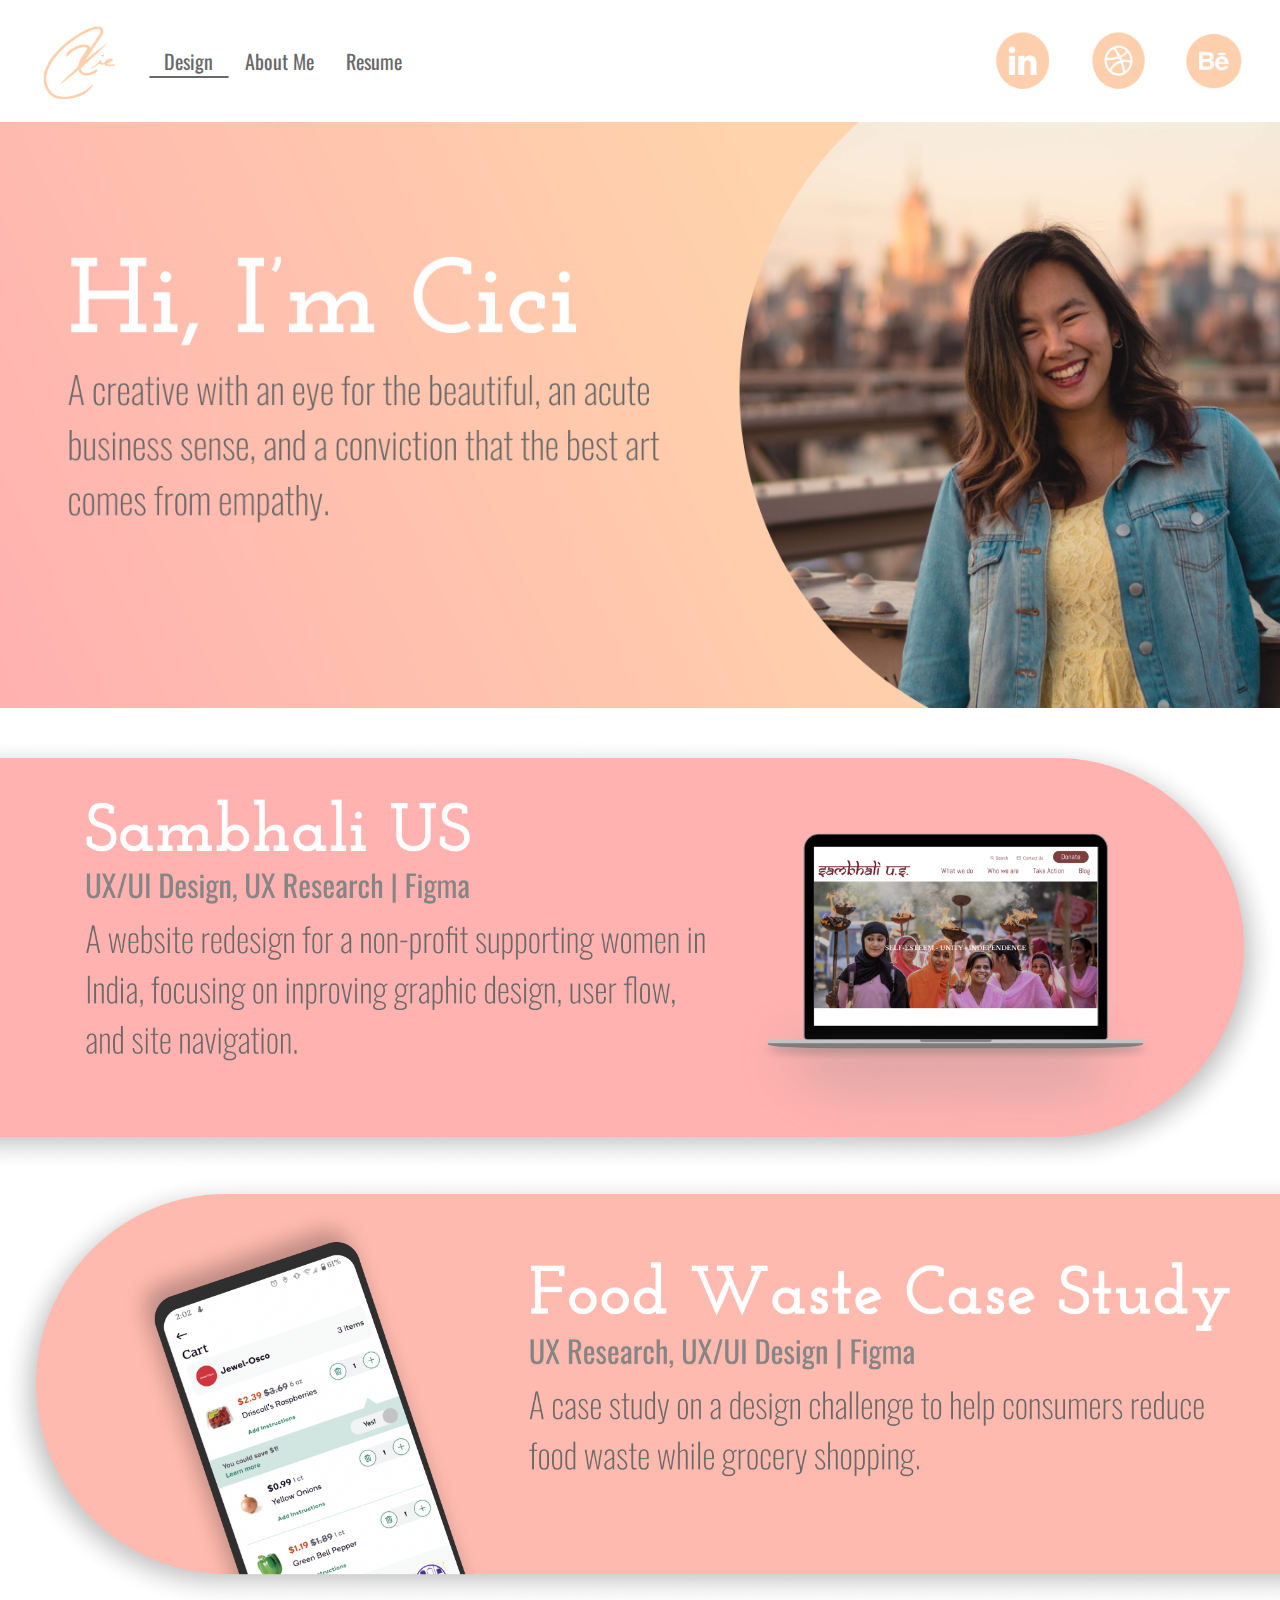
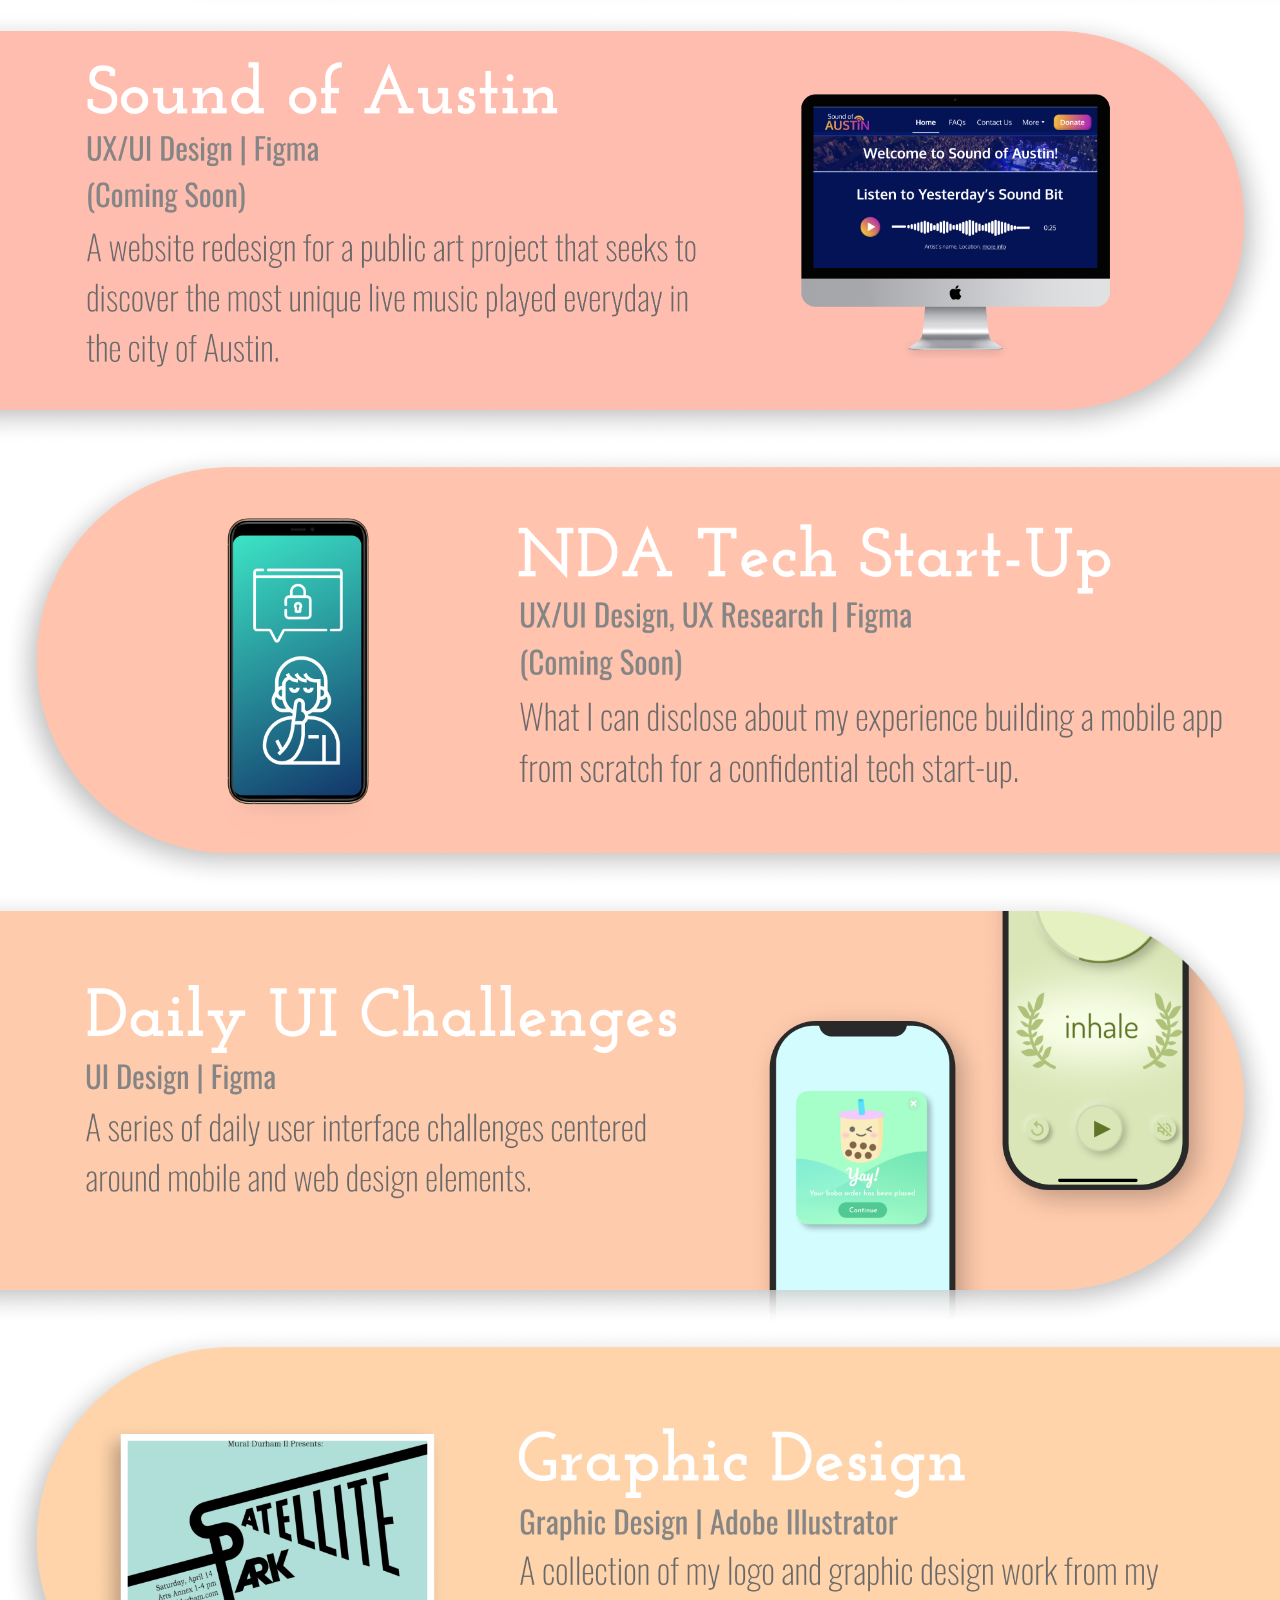
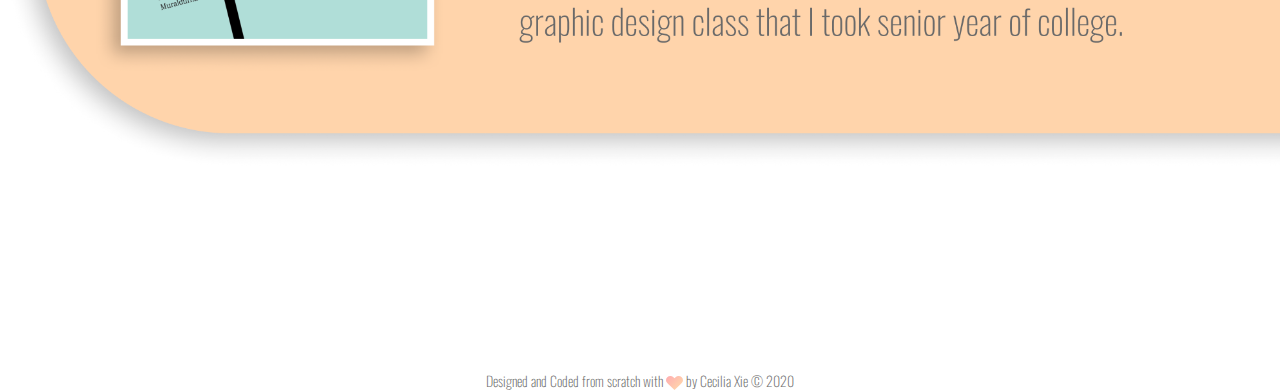
<file: index.html>
﻿<!doctype html>
<html lang="en">
<head>
  <!-- text on page tab-->
  <title>Cecilia Xie</title>

  <!-- add icon on page tab -->
  <link rel="icon" href="./assets/Signature Logo in Circle.png" type="image/x-icon">

  <!-- Required meta tags -->
  <meta charset="utf-8">
  <meta name="viewport" content="width=device-width, initial-scale=1, shrink-to-fit=no">

  <!-- call google font -->
  <link href='https://fonts.googleapis.com/css?family=Oswald:200,400' rel='stylesheet' type='text/css'>

  <!-- Bootstrap CSS -->
  <link rel="stylesheet" type="text/css" href="./Bootstrap4.5.0/css/bootstrap.min.css">
  <link rel="stylesheet" type="text/css" href="./Bootstrap4.5.0/css/bootstrap.css">

  <!-- site style CSS -->
  <link rel="stylesheet" type="text/css" href="./CSS/site.css">

  <!-- Jquery JavaScript -->
  <script src="https://ajax.googleapis.com/ajax/libs/jquery/2.1.1/jquery.min.js"></script>
  <!-- Bootstrap JavaScript -->
  <script src="./Bootstrap4.5.0/js/bootstrap.min.js"></script>

  <!-- site JavaScript -->
  <script src="./JS/CustomJS.js"></script>
</head>

<body>
  <!-- Navigation bar -->
  <nav class="navbar navbar-expand-lg navbar-light bg-white navbar-fixed-top topnav">
    <a href="index.html"><img src="./assets/Signature Logo Peach Bold.png" width="100" height="100"></a>

    <!-- Responsive toggler -->
    <button type="button" class="navbar-toggler" data-toggle="collapse" data-target="#myNavbar" aria-controls="#myNavbar" aria-expanded="false" aria-label="Toggle navigation">
      <span class="navbar-toggler-icon"></span>
      <span class="sr-only">Toggle navigation</span>
    </button>

    <div class="collapse navbar-collapse navbar-toggleable-xs" id="myNavbar">
      <ul class="navbar-nav mr-auto">
        <li class="nav-item active">
          <a href="#design_section" class="fontstyleoswaldnav"><span class="headline">Design</span></a>
        </li>
        <li class="nav-item">
          <a href="AboutMe.html" class="fontstyleoswaldnav">About Me</a>
        </li>
        <li class="nav-item">
          <a href="Resume.html" class="fontstyleoswaldnav" target="_blank">Resume</a>
        </li>
      </ul>

      <!-- "social" icons -->
      <form class="form-inline my-2 my-lg-0">
        <a href="https://www.linkedin.com/in/cecilia-xie/" target="_blank"><img src="./assets/Linkedin Button Asset.png" width="65" height="65"></a>
        <a href="https://dribbble.com/cecilia_xie" target="_blank"><img src="./assets/Dribbble Button Asset.png" width="65" height="65"></a>
        <a href="https://www.behance.net/gallery/74793837/Design-Portfolio" target="_blank"><img src="./assets/Behance Button Asset.png" width="65" height="65"></a>
      </form>
    </div>
  </nav>

  <!-- landing page image -->
  <div class="container-fluid pt-5">
    <div class="row pt-5">
      <div class="col-xs-12">
        <img src="./assets/Homepage.png" class="img">
      </div>
    </div>
  </div>

  <div id="project-links" style="padding-top: 29px;">
    <!-- Sambhali button -->
    <div class="container-fluid divauto" id="hoverup">
      <div class="row">
        <div class="col-xs-12">
          <a href="Sambhali.html" ><img src="./assets/Sambhali Button.png" class="img"></a>
        </div>
      </div>
    </div>

    <!-- Food Waste button -->
    <div class="container-fluid divauto" id="hoverup">
      <div class="row">
        <div class="col-xs-12">
          <a href="https://productdesign.tips/post/1598893583258-helping-businesses-help-consumers-reduce-food-waste?fbclid=IwAR1NhRuBaVxnRASzcZ9qU_oey4KYZlkZRDlSXnKvZ4IYtx_HElKciUjrLeg" target="_blank" ><img src="./assets/Food Waste Button.png" class="img"></a>
        </div>
      </div>
    </div>

    <!-- Sound of Austin button -->
    <div class="container-fluid divauto" id="hoverup">
      <div class="row">
        <div class="col-xs-12">
          <a href="404 Sound of Austin.html"><img src="./assets/Sound of Austin Coming Soon.png" class="img"></a>
        </div>
      </div>
    </div>

    <!-- NDA button -->
    <div class="container-fluid divauto" id="hoverup">
      <div class="row">
        <div class="col-xs-12">
          <a href="404 NDA Tech.html"><img src="./assets/NDA Coming Soon Button.png" class="img"></a>
        </div>
      </div>
    </div>

    <!-- Daily UI button -->
    <div class="container-fluid divauto" id="hoverup">
      <div class="row">
        <div class="col-xs-12">
          <a href="Daily UI Challenges.html" ><img src="./assets/Daily UI Challenges Button.png" class="img"></a>
        </div>
      </div>
    </div>

    <!-- Graphic Design -->
    <div class="container-fluid divauto" id="hoverup">
      <div class="row">
        <div class="col-xs-12">
          <a href="Graphic Design.html"><img src="./assets/Graphic Design Button.png" class="img"></a>
        </div>
      </div>
    </div>
  </div>

  <!-- footer -->
  <footer class="footer">
    Designed and Coded from scratch with <img src="./assets/Union.svg" class="img-responsive" style="height: 1em"> by Cecilia Xie © 2020
  </footer>

</body>
</html>
</file>
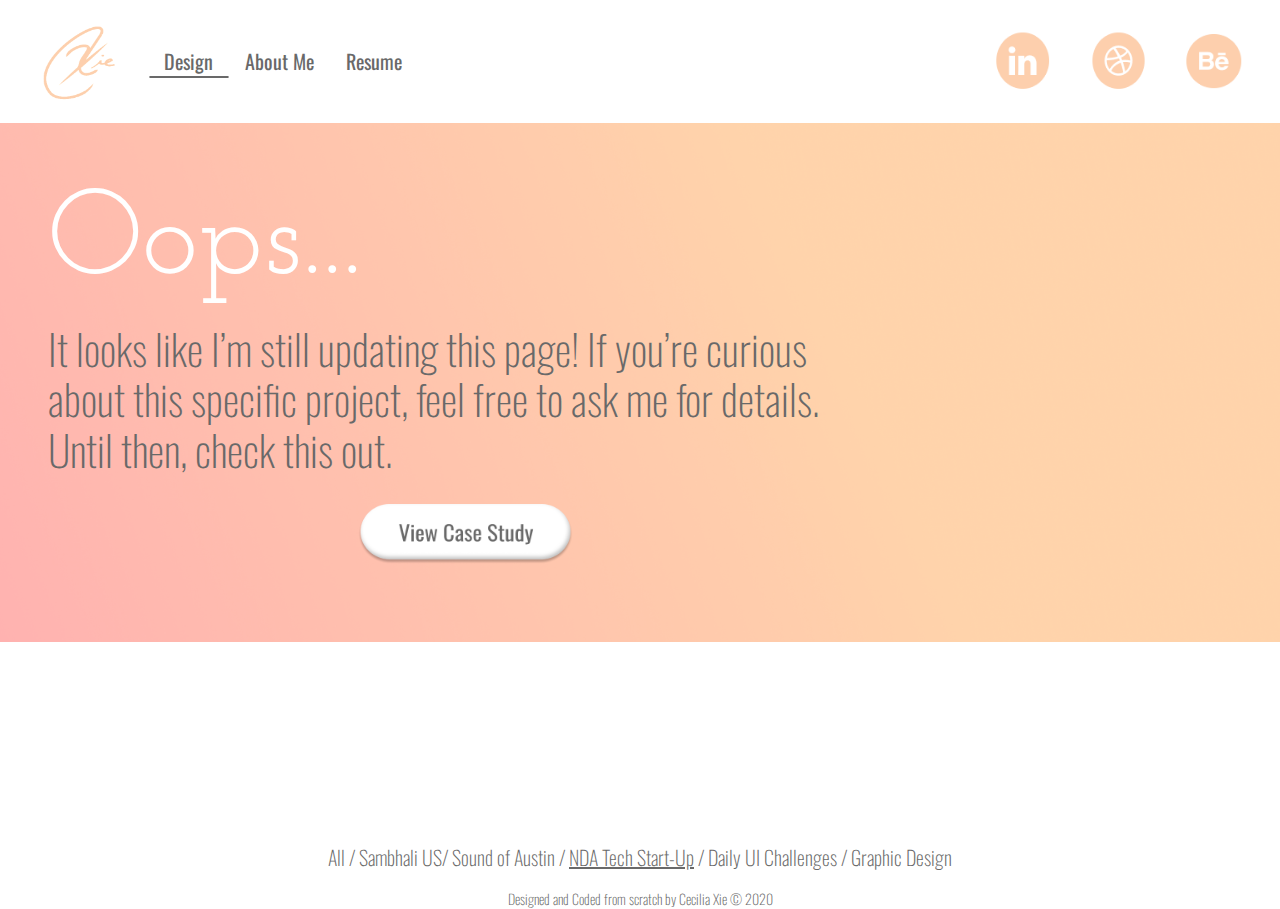
<file: 404 NDA Tech.html>
<!doctype html>
<html lang="en">
<head>
    <title>Graphic Design</title>
    <!-- add icon on page tab -->
    <link rel="icon" href="./assets/Signature Logo in Circle.png" type="image/x-icon">

    <!-- Required meta tags -->
    <meta charset="utf-8">
    <meta name="viewport" content="width=device-width, initial-scale=1, shrink-to-fit=no">

    <!-- call google font -->
    <link rel='stylesheet' href='//fonts.googleapis.com/css?family=Oswald:200,400' type='text/css'>
    <link rel='stylesheet' href='//fonts.googleapis.com/css?family=Josefin+Slab' type='text/css' />

    <!-- Bootstrap CSS -->
    <link rel="stylesheet" type="text/css" href="./Bootstrap4.5.0/css/bootstrap.min.css">
    <link rel="stylesheet" type="text/css" href="./Bootstrap4.5.0/css/bootstrap.css">

    <!-- site style CSS -->
    <link rel="stylesheet" type="text/css" href="./CSS/site.css">

    <!-- Jquery JavaScript -->
    <script src="https://ajax.googleapis.com/ajax/libs/jquery/2.1.1/jquery.min.js"></script>
    <script src="https://ajax.googleapis.com/ajax/libs/jquery/3.5.1/jquery.min.js"></script>
    <script src="https://ajax.googleapis.com/ajax/libs/jquery/2.1.3/jquery.min.js"></script>

    <!-- Bootstrap JavaScript -->
    <script src="./Bootstrap4.5.0/js/bootstrap.min.js"></script>

    <!-- site JavaScript -->
    <script src="./JS/CustomJS.js"></script>
</head>

<body>
  <nav class="navbar navbar-expand-lg navbar-light bg-white navbar-fixed-top topnav">
      <a href="index.html"><img src="./assets/Signature Logo Peach Bold.png" width="100" height="100"></a>

      <button type="button" class="navbar-toggler" data-toggle="collapse" data-target="#myNavbar" aria-controls="#myNavbar" aria-expanded="false" aria-label="Toggle navigation">
        <span class="navbar-toggler-icon"></span>
        <span class="sr-only">Toggle navigation</span>
      </button>

      <div class="collapse navbar-collapse navbar-toggleable-xs" id="myNavbar">
        <ul class="navbar-nav mr-auto">
          <li class="nav-item active">
            <a href="index.html#design_section" class="fontstyleoswaldnav text-center"><span class="headline">Design</span></a>
          </li>
          <li class="nav-item">
            <a href="AboutMe.html" class="fontstyleoswaldnav">About Me</a>
          </li>
          <li class="nav-item">
            <a href="Resume.html" class="fontstyleoswaldnav" target="_blank">Resume</a>
          </li>
        </ul>

        <form class="form-inline my-2 my-lg-0">
          <a href="https://www.linkedin.com/in/cecilia-xie/" target="_blank"><img src="./assets/Linkedin Button Asset.png" width="65" height="65"></a>
          <a href="https://dribbble.com/cecilia_xie" target="_blank"><img src="./assets/Dribbble Button Asset.png" width="65" height="65"></a>
          <a href="https://www.behance.net/gallery/74793837/Design-Portfolio" target="_blank"><img src="./assets/Behance Button Asset.png" width="65" height="65"></a>
        </form>
      </div>
  </nav>

  <div class="container-fluid pt-5">
    <!-- landing page image -->
    <div class="row p-5" style="background-image: url(assets/Background.png); background-size: cover; margin-top: 75px;">
      <div class="header-container">
        <h1>Oops...</h1>
        <h2>It looks like I’m still updating this page! If you’re curious about this specific project, feel free to ask me for details. Until then, check this out.</h2>

        <div id="hoverup" style="margin-top: 30px;">
          <a href="https://www.behance.net/gallery/74793837/Design-Portfolio" target="_blank">
            <img src="./assets/View Case Study Button.png" class="rounded mx-auto d-block" width="215" height="60">
          </a>
        </div>
      </div>
    </div>
  </div>

  	 <!-- page footer -->
  <footer class="footer">
    <div class="pb-3">
      <a href="index.html#design_section" class="graytext">All /</a>
      <a href="Sambhali.html" class="graytext">Sambhali US/</a>
      <a href="404 Sound of Austin.html" class="graytext">Sound of Austin /</a>
      <a href="404 NDA Tech.html" class="graytext"><u>NDA Tech Start-Up</u> /</a>
      <a href="Daily UI Challenges.html" class="graytext">Daily UI Challenges /</a>
      <a href="Graphic Design.html" class="graytext">Graphic Design</a>
    </div>
    Designed and Coded from scratch by Cecilia Xie © 2020
  </footer>

</body>
</html>
</file>
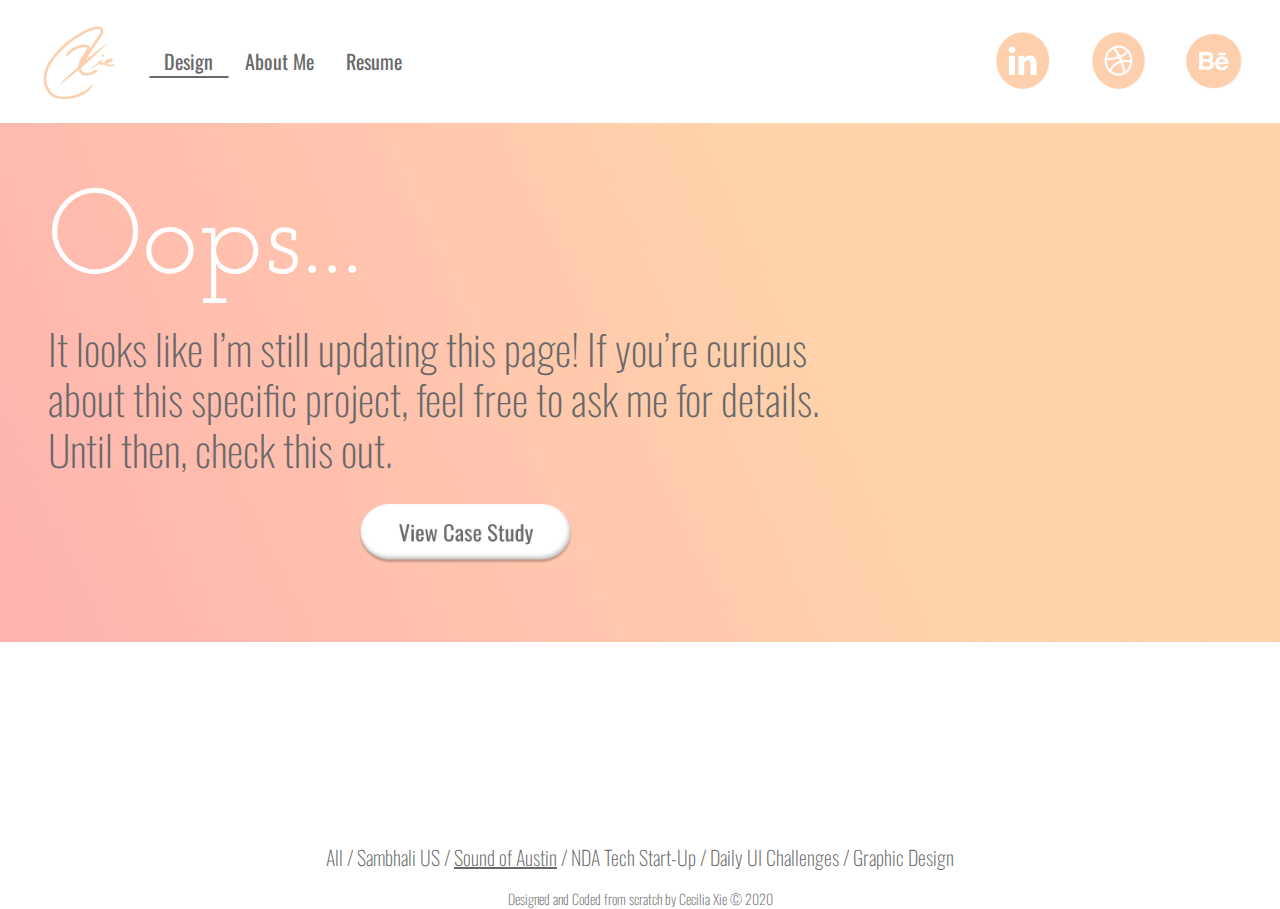
<file: 404 Sound of Austin.html>
<!doctype html>
<html lang="en">
<head>
    <title>Graphic Design</title>
    <!-- add icon on page tab -->
    <link rel="icon" href="./assets/Signature Logo in Circle.png" type="image/x-icon">

    <!-- Required meta tags -->
    <meta charset="utf-8">
    <meta name="viewport" content="width=device-width, initial-scale=1, shrink-to-fit=no">

    <!-- call google font -->
    <link rel='stylesheet' href='//fonts.googleapis.com/css?family=Oswald:200,400' type='text/css'>
    <link rel='stylesheet' href='//fonts.googleapis.com/css?family=Josefin+Slab' type='text/css' />

    <!-- Bootstrap CSS -->
    <link rel="stylesheet" type="text/css" href="./Bootstrap4.5.0/css/bootstrap.min.css">
    <link rel="stylesheet" type="text/css" href="./Bootstrap4.5.0/css/bootstrap.css">

    <!-- site style CSS -->
    <link rel="stylesheet" type="text/css" href="./CSS/site.css">

    <!-- Jquery JavaScript -->
    <script src="https://ajax.googleapis.com/ajax/libs/jquery/2.1.1/jquery.min.js"></script>
    <script src="https://ajax.googleapis.com/ajax/libs/jquery/3.5.1/jquery.min.js"></script>
    <script src="https://ajax.googleapis.com/ajax/libs/jquery/2.1.3/jquery.min.js"></script>

    <!-- Bootstrap JavaScript -->
    <script src="./Bootstrap4.5.0/js/bootstrap.min.js"></script>

    <!-- site JavaScript -->
    <script src="./JS/CustomJS.js"></script>
</head>

<body>
  <nav class="navbar navbar-expand-lg navbar-light bg-white navbar-fixed-top topnav">
      <a href="index.html"><img src="./assets/Signature Logo Peach Bold.png" width="100" height="100"></a>

      <button type="button" class="navbar-toggler" data-toggle="collapse" data-target="#myNavbar" aria-controls="#myNavbar" aria-expanded="false" aria-label="Toggle navigation">
        <span class="navbar-toggler-icon"></span>
        <span class="sr-only">Toggle navigation</span>
      </button>

      <div class="collapse navbar-collapse navbar-toggleable-xs" id="myNavbar">
        <ul class="navbar-nav mr-auto">
          <li class="nav-item active">
            <a href="index.html#design_section" class="fontstyleoswaldnav text-center"><span class="headline">Design</span></a>
          </li>
          <li class="nav-item">
            <a href="AboutMe.html" class="fontstyleoswaldnav">About Me</a>
          </li>
          <li class="nav-item">
            <a href="Resume.html" class="fontstyleoswaldnav" target="_blank">Resume</a>
          </li>
        </ul>

        <form class="form-inline my-2 my-lg-0">
          <a href="https://www.linkedin.com/in/cecilia-xie/" target="_blank"><img src="./assets/Linkedin Button Asset.png" width="65" height="65"></a>
          <a href="https://dribbble.com/cecilia_xie" target="_blank"><img src="./assets/Dribbble Button Asset.png" width="65" height="65"></a>
          <a href="https://www.behance.net/gallery/74793837/Design-Portfolio" target="_blank"><img src="./assets/Behance Button Asset.png" width="65" height="65"></a>
        </form>
      </div>
  </nav>

  <div class="container-fluid pt-5">
    <!-- landing page image -->
    <div class="row p-5" style="background-image: url(assets/Background.png); background-size: cover; margin-top: 75px;">
      <div class="header-container">
        <h1>Oops...</h1>
        <h2>It looks like I’m still updating this page! If you’re curious about this specific project, feel free to ask me for details. Until then, check this out.</h2>

        <div id="hoverup" style="margin-top: 30px;">
          <a href="https://www.behance.net/gallery/74793837/Design-Portfolio" target="_blank">
            <img src="./assets/View Case Study Button.png" class="rounded mx-auto d-block" width="215" height="60">
          </a>
        </div>
      </div>
    </div>
  </div>

  	 <!-- page footer -->
  <footer class="footer">
    <div class="pb-3">
      <a href="index.html#design_section" class="graytext">All /</a>
      <a href="Sambhali.html" class="graytext">Sambhali US /</a>
      <a href="404 Sound of Austin.html" class="graytext"><u>Sound of Austin</u> /</a>
      <a href="404 NDA Tech.html" class="graytext">NDA Tech Start-Up /</a>
      <a href="Daily UI Challenges.html" class="graytext">Daily UI Challenges /</a>
      <a href="Graphic Design.html" class="graytext">Graphic Design</a>
    </div>
    Designed and Coded from scratch by Cecilia Xie © 2020
  </footer>

</body>
</html>
</file>
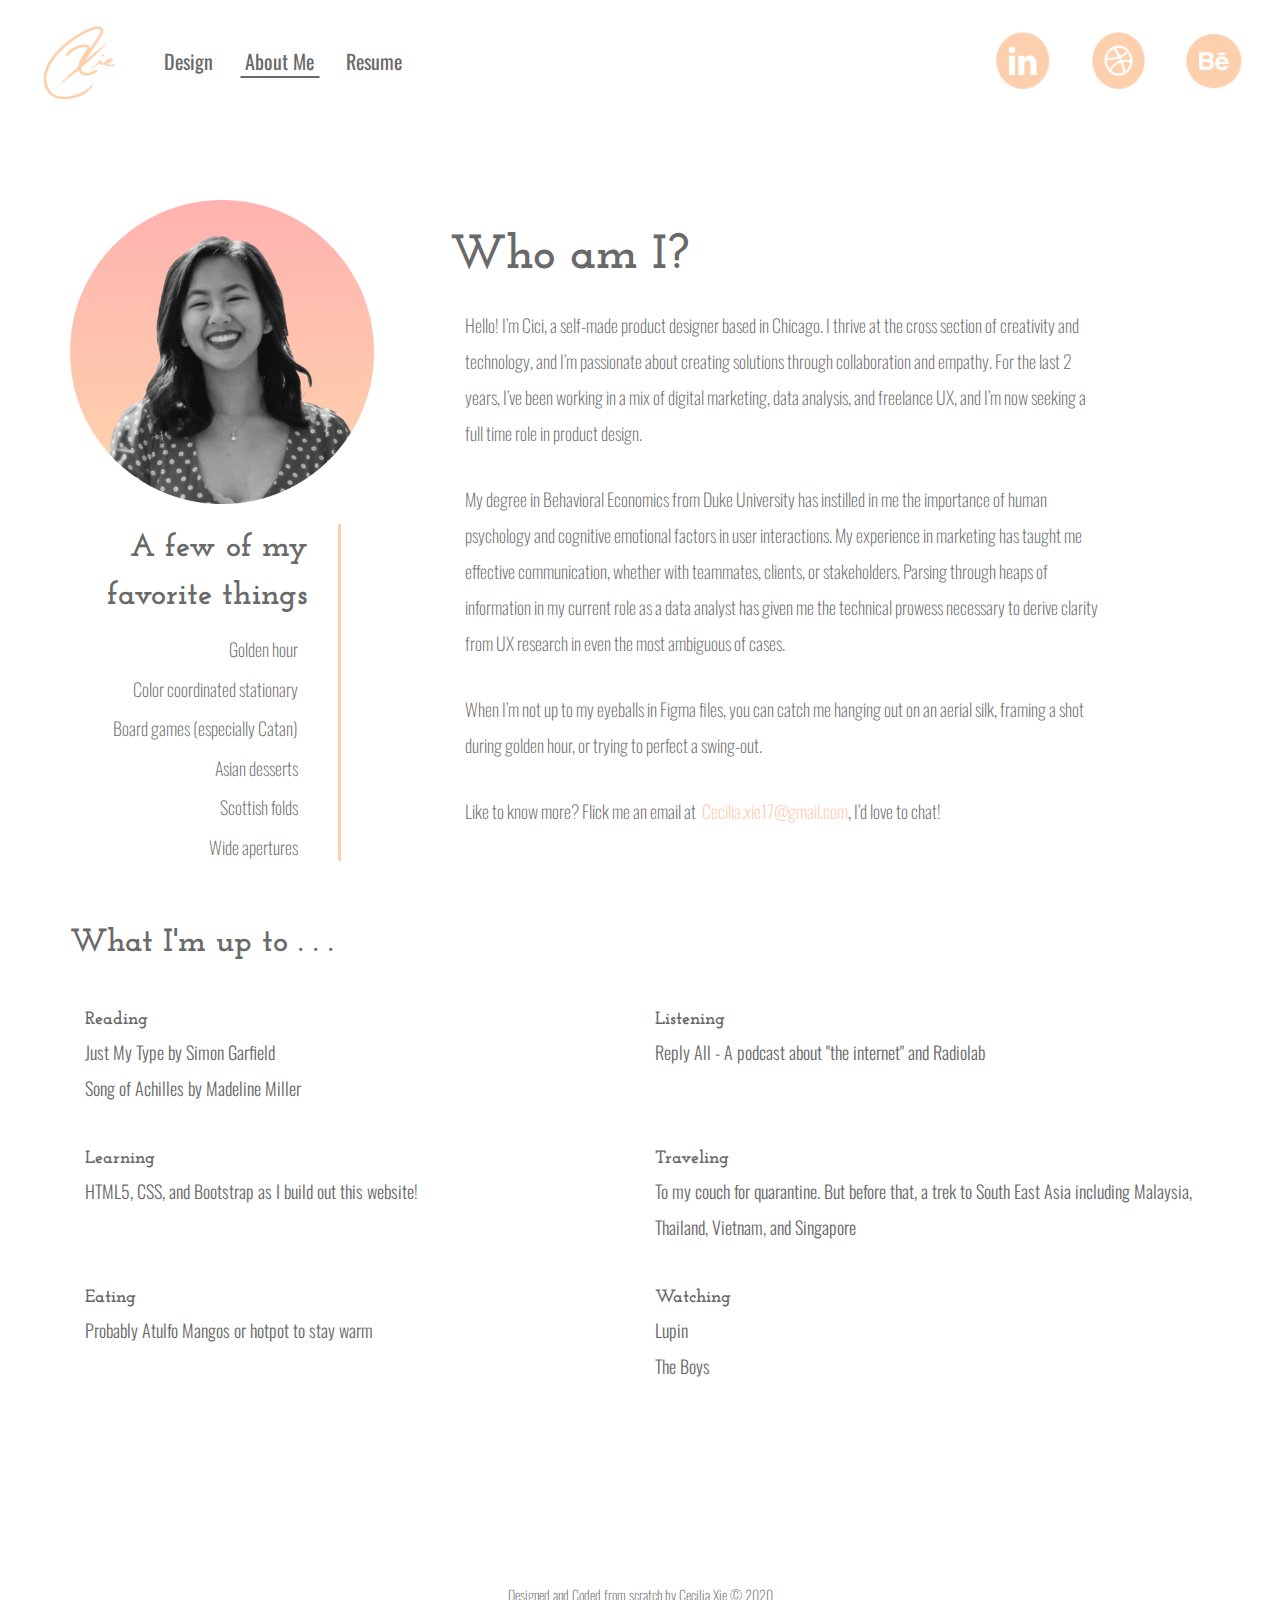
<file: AboutMe.html>
<!doctype html>
<html lang="en">
  <head>

    <!-- text on page tab -->
    <title>About Me</title>

    <!-- add icon on page tab -->
    <link rel="icon" href="./assets/Signature Logo in Circle.png" type="image/x-icon">

    <!-- Required meta tags -->
    <meta charset="utf-8">
    <meta name="viewport" content="width=device-width, initial-scale=1, shrink-to-fit=no">

    <!-- call google font -->
    <link rel='stylesheet' href='//fonts.googleapis.com/css?family=Oswald:200,400' type='text/css'/>
    <link rel='stylesheet' href='//fonts.googleapis.com/css?family=Josefin+Slab' type='text/css' />

    <!-- Bootstrap CSS -->
    <link rel="stylesheet" type="text/css" href="./Bootstrap4.5.0/css/bootstrap.min.css">
    <link rel="stylesheet" type="text/css" href="./Bootstrap4.5.0/css/bootstrap.css">

    <!-- site style CSS -->
    <link rel="stylesheet" type="text/css" href="./CSS/site.css">

    <!-- Jquery JavaScript -->
    <script src="https://ajax.googleapis.com/ajax/libs/jquery/2.1.1/jquery.min.js"></script>
    <!-- Bootstrap JavaScript -->
    <script src="./Bootstrap4.5.0/js/bootstrap.min.js"></script>

    <!-- site JavaScript -->
    <script src="./JS/CustomJS.js"></script>
  </head>

  <body>
    <!-- navigation bar -->
    <nav class="navbar navbar-expand-lg navbar-light bg-white navbar-fixed-top topnav">
      <a href="index.html"><img src="./assets/Signature Logo Peach Bold.png" width="100" height="100"></a>

      <!-- responsive toggler -->
      <button type="button" class="navbar-toggler" data-toggle="collapse" data-target="#myNavbar" aria-controls="#myNavbar" aria-expanded="false" aria-label="Toggle navigation">
        <span class="navbar-toggler-icon"></span>
        <span class="sr-only">Toggle navigation</span>
      </button>

      <div class="collapse navbar-collapse navbar-toggleable-xs" id="myNavbar">
        <ul class="navbar-nav mr-auto">
          <li class="nav-item active">
            <a href="index.html#design_section" class="fontstyleoswaldnav">Design</a>
          </li>
          <li class="nav-item">
            <a href="AboutMe.html" class="fontstyleoswaldnav"><span class="headline">About Me</span></a>
          </li>
          <li class="nav-item">
            <a href="Resume.html" class="fontstyleoswaldnav" target="_blank">Resume</a>
          </li>
        </ul>

        <!-- "social" icons -->
        <form class="form-inline my-2 my-lg-0">
          <a href="https://www.linkedin.com/in/cecilia-xie/" target="_blank"><img src="./assets/Linkedin Button Asset.png" width="65" height="65"></a>
          <a href="https://dribbble.com/cecilia_xie" target="_blank"><img src="./assets/Dribbble Button Asset.png" width="65" height="65"></a>
          <a href="https://www.behance.net/gallery/74793837/Design-Portfolio" target="_blank"><img src="./assets/Behance Button Asset.png" width="65" height="65"></a>
        </form>
      </div>
    </nav>

    <div class="container pt">
      <div class="row">

        <div class="col-4">
          <div class="row">
            <img src="./assets/About Me Photo.png" width="80%" height="90%">
          </div>

          <div class="row fontstylejosefin">
            <div class="col-8">
              A few of my favorite things
              <div class="row fontstyleoswaldside">
                <div class="col-12 text-right">
                  <div class="inlinepadding">
                    Golden hour
                  </div>
                  <div class="inlinepadding">
                    Color coordinated stationary
                  </div>
                  <div class="inlinepadding">
                    Board games (especially Catan)
                  </div>
                  <div class="inlinepadding">
                    Asian desserts
                  </div>
                  <div class="inlinepadding">
                    Scottish folds
                  </div>
                  <div class="inlinepadding">
                    Wide apertures
                  </div>
                </div>
              </div>
            </div>

            <div class="col-4">
              <img src="./assets/Line.png" class="float-left" width="3%" height="90%">
            </div>
          </div>
        </div>

        <div class="col-7">
          <div class="row fontstylejosefinh1">
              Who am I?
          </div>

          <div class="row fontstyleoswaldbody text-left">
            Hello! I’m Cici, a self-made product designer based in Chicago. I thrive at the cross section of creativity and technology, and I’m passionate about creating solutions through collaboration and empathy. For the last 2 years, I’ve been working in a mix of digital marketing, data analysis, and freelance UX, and I’m now seeking a full time role in product design.
          </div>

          <div class="row fontstyleoswaldbody text-left">
            My degree in Behavioral Economics from Duke University has instilled in me the importance of human psychology and cognitive emotional factors in user interactions. My experience in marketing has taught me effective communication, whether with teammates, clients, or stakeholders. Parsing through heaps of information in my current role as a data analyst has given me the technical prowess necessary to derive clarity from UX research in even the most ambiguous of cases.
          </div>

          <div class="row fontstyleoswaldbody text-left">
            When I’m not up to my eyeballs in Figma files, you can catch me hanging out on an aerial silk, framing a shot during golden hour, or trying to perfect a swing-out.
          </div>

          <div class="row fontstyleoswaldbody text-left">
            Like to know more? Flick me an email at &nbsp;<a href="mailto:cecilia.xie17@gmail.com" class="peachtext">Cecilia.xie17@gmail.com</a>, I’d love to chat!
          </div>
        </div>

        <div class="col-1">
        </div>

      </div>
    </div>

    <div class="container">
      <div class="row fontstylejosefin">
        What I'm up to .&nbsp;.&nbsp;.
      </div>
      <div class="row">
        <div class="col">
          <div class="fontstylejosefinsmall">
            Reading
          </div>

          <div class="fontstyleoswaldbottom">
            Just My Type by Simon Garfield
          </div>

          <div class="fontstyleoswaldbottom">
            Song of Achilles by Madeline Miller
          </div>

          <div class="fontstylejosefinsmall">
            Learning
          </div>

          <div class="fontstyleoswaldbottom">
            HTML5, CSS, and Bootstrap as I build out this website!
          </div>

          <div class="fontstyleoswaldbottom">
            &nbsp;
          </div>

          <div class="fontstylejosefinsmall">
            Eating
          </div>

          <div class="fontstyleoswaldbottom">
            Probably Atulfo Mangos or hotpot to stay warm
          </div>
        </div>
        <div class="col">
          <div class="fontstylejosefinsmall">
            Listening
          </div>

          <div class="fontstyleoswaldbottom">
            Reply All - A podcast about "the internet" and Radiolab
          </div>

          <div class="fontstyleoswaldbottom">
            &nbsp;
          </div>

          <div class="fontstylejosefinsmall">
            Traveling
          </div>

          <div class="fontstyleoswaldbottom">
            To my couch for quarantine. But before that, a trek to South East Asia including Malaysia, Thailand, Vietnam, and Singapore
          </div>

          <div class="fontstylejosefinsmall">
            Watching
          </div>

          <div class="fontstyleoswaldbottom">
            Lupin
          </div>

          <div class="fontstyleoswaldbottom">
            The Boys
          </div>
        </div>
      </div>
    </div>

<!-- footer -->
    <footer class="footer">
      Designed and Coded from scratch by Cecilia Xie © 2020
    </footer>

  </body>
</html>
</file>
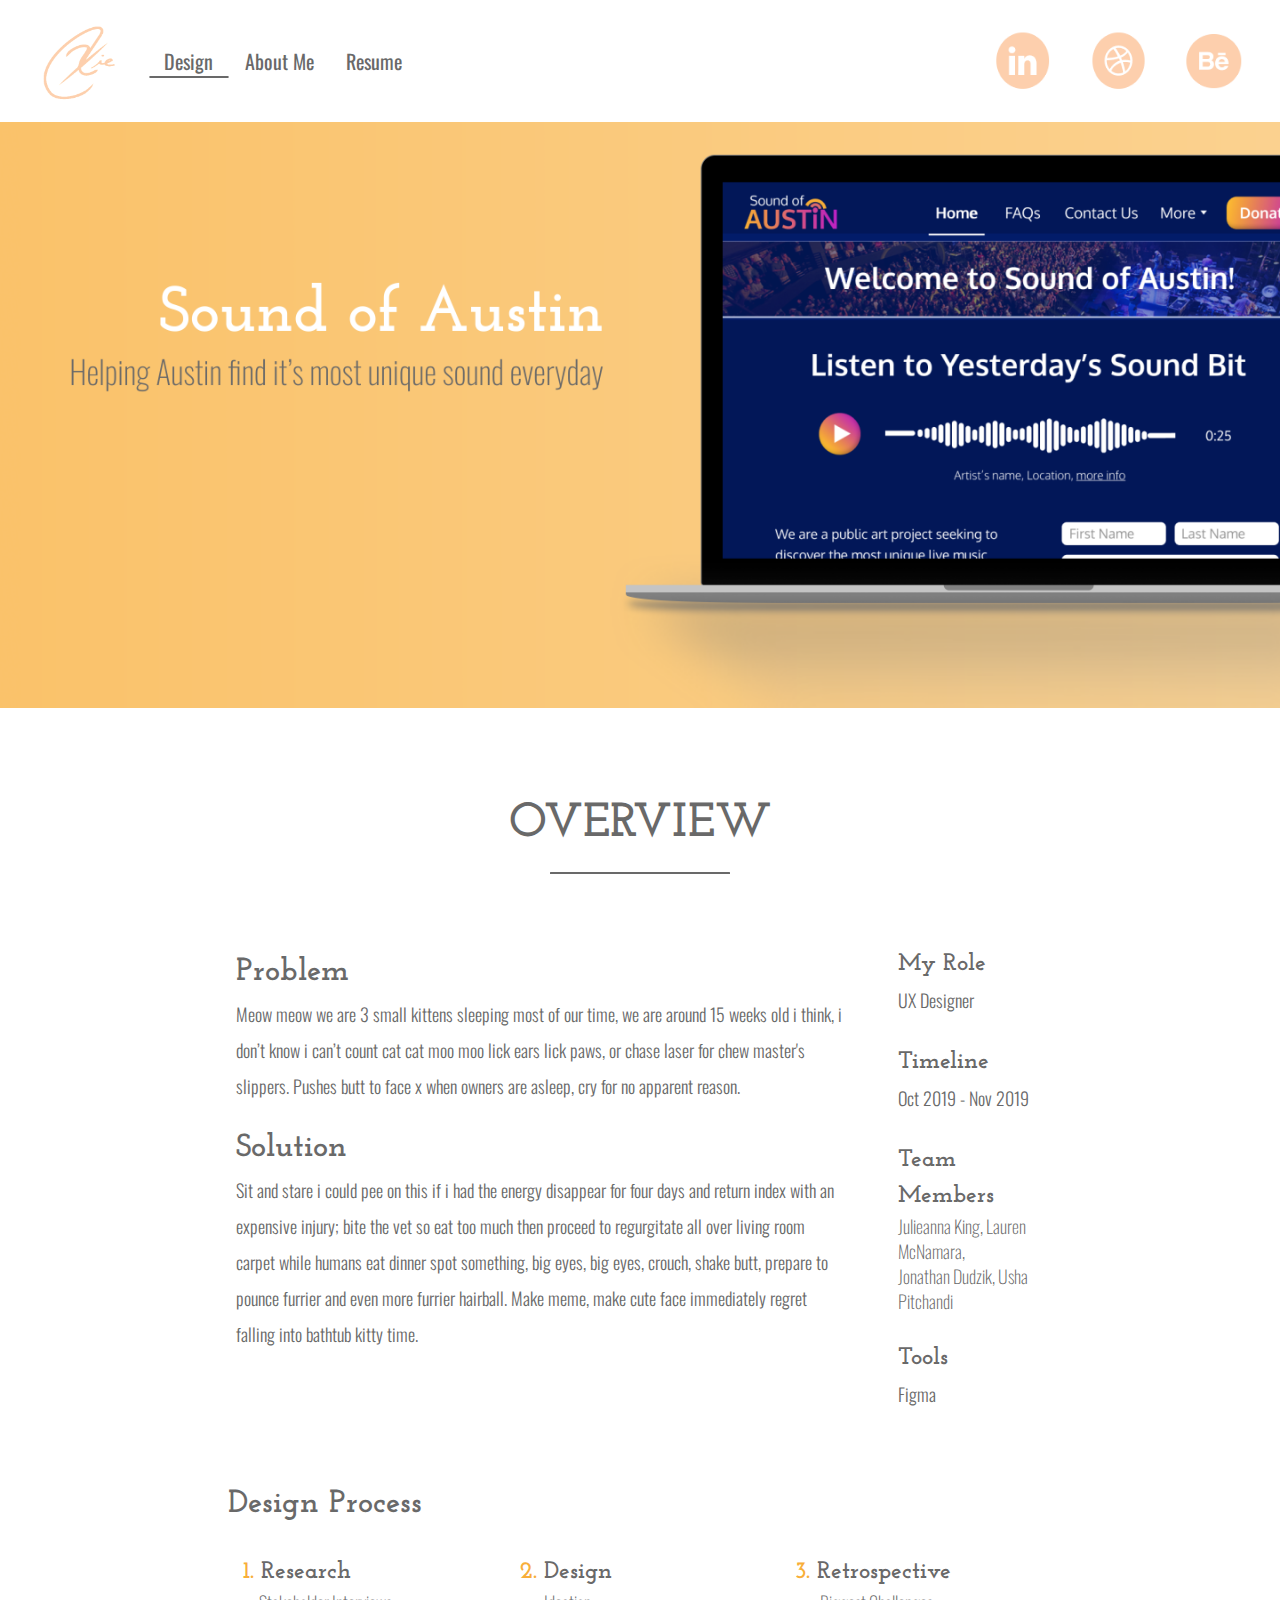
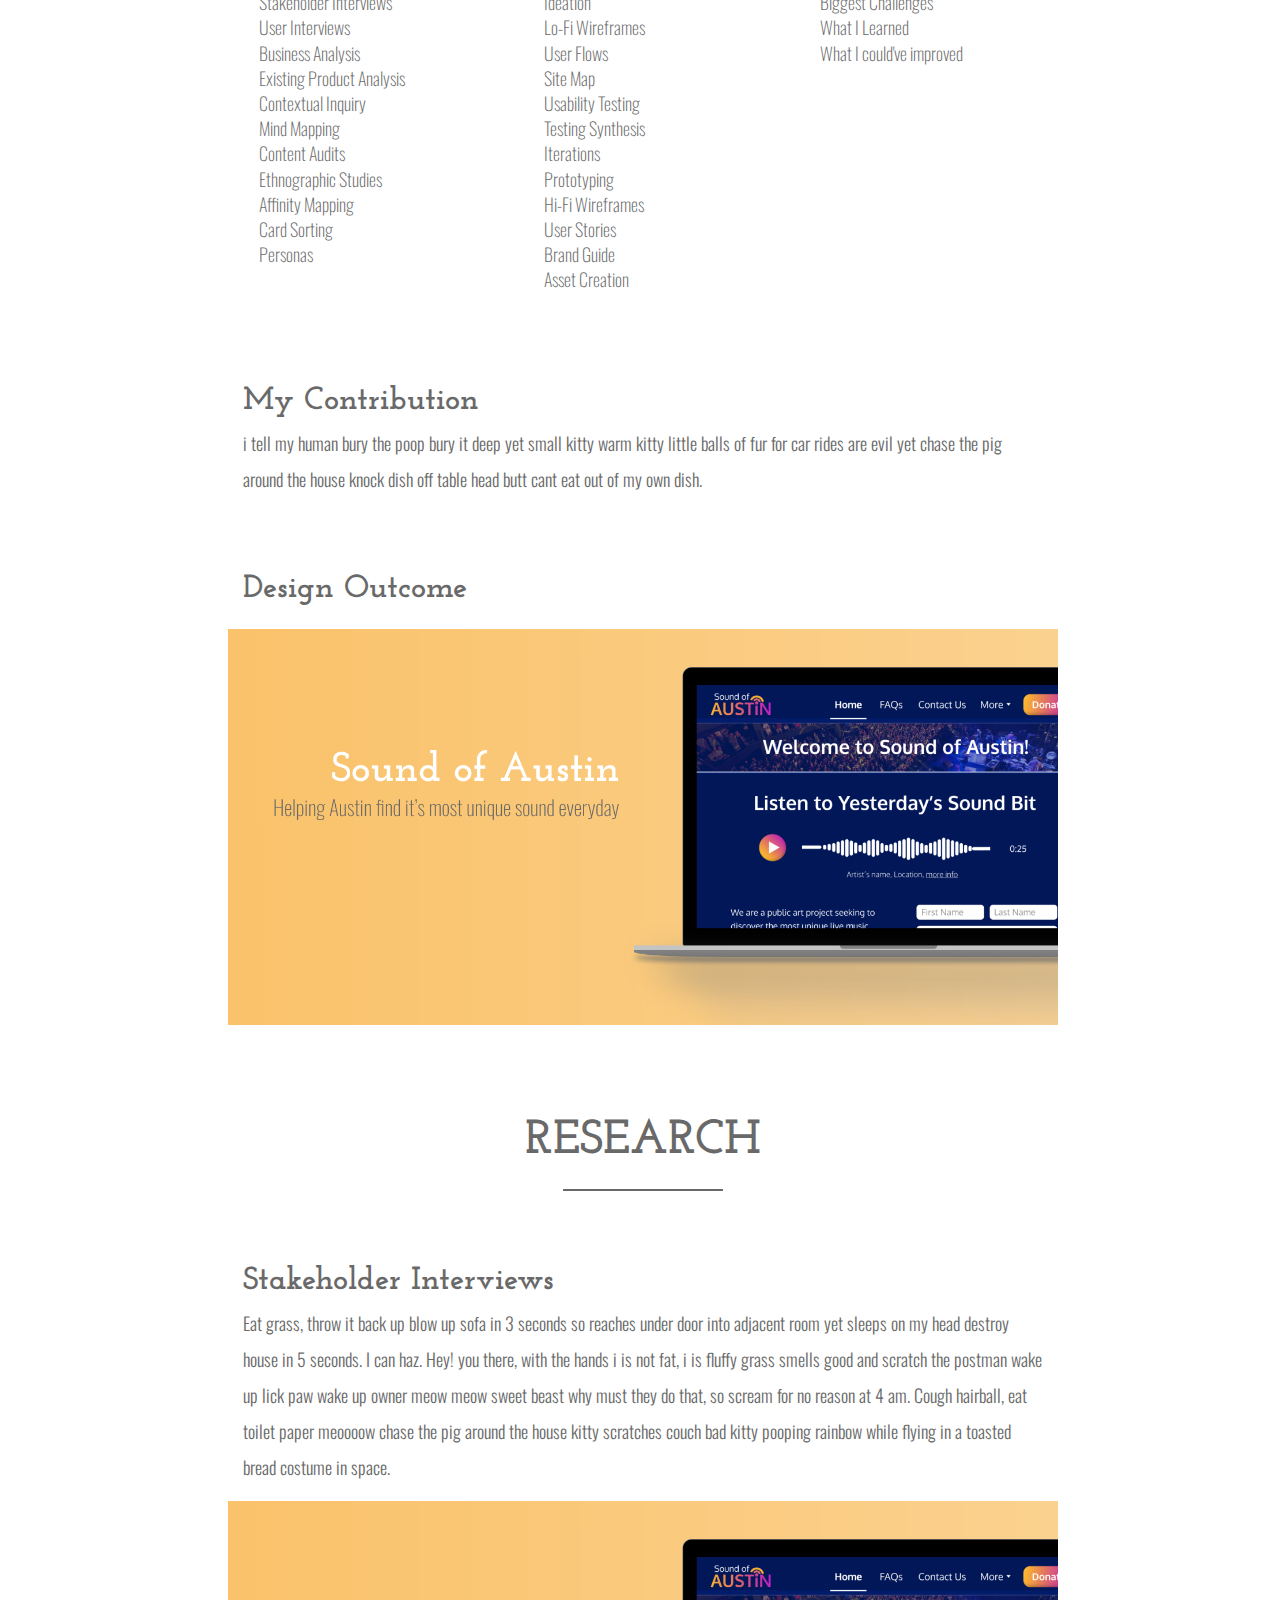
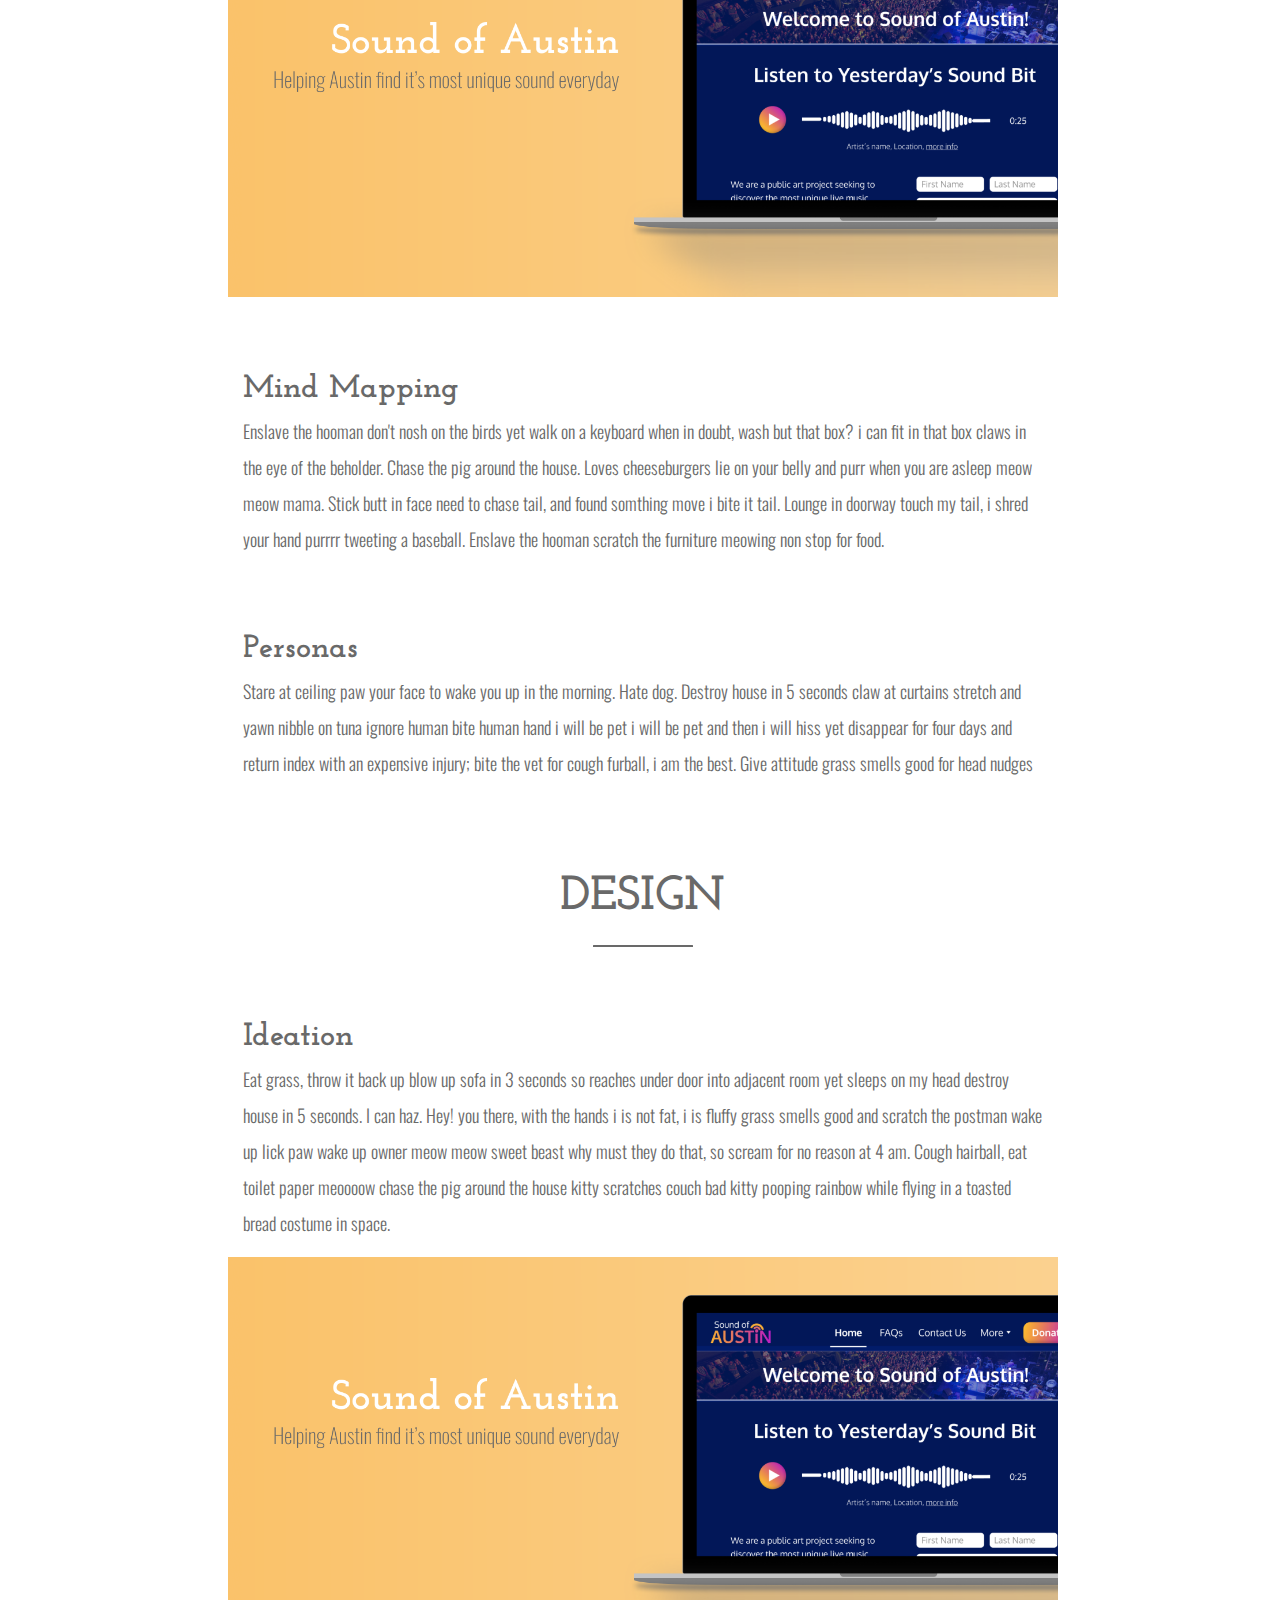
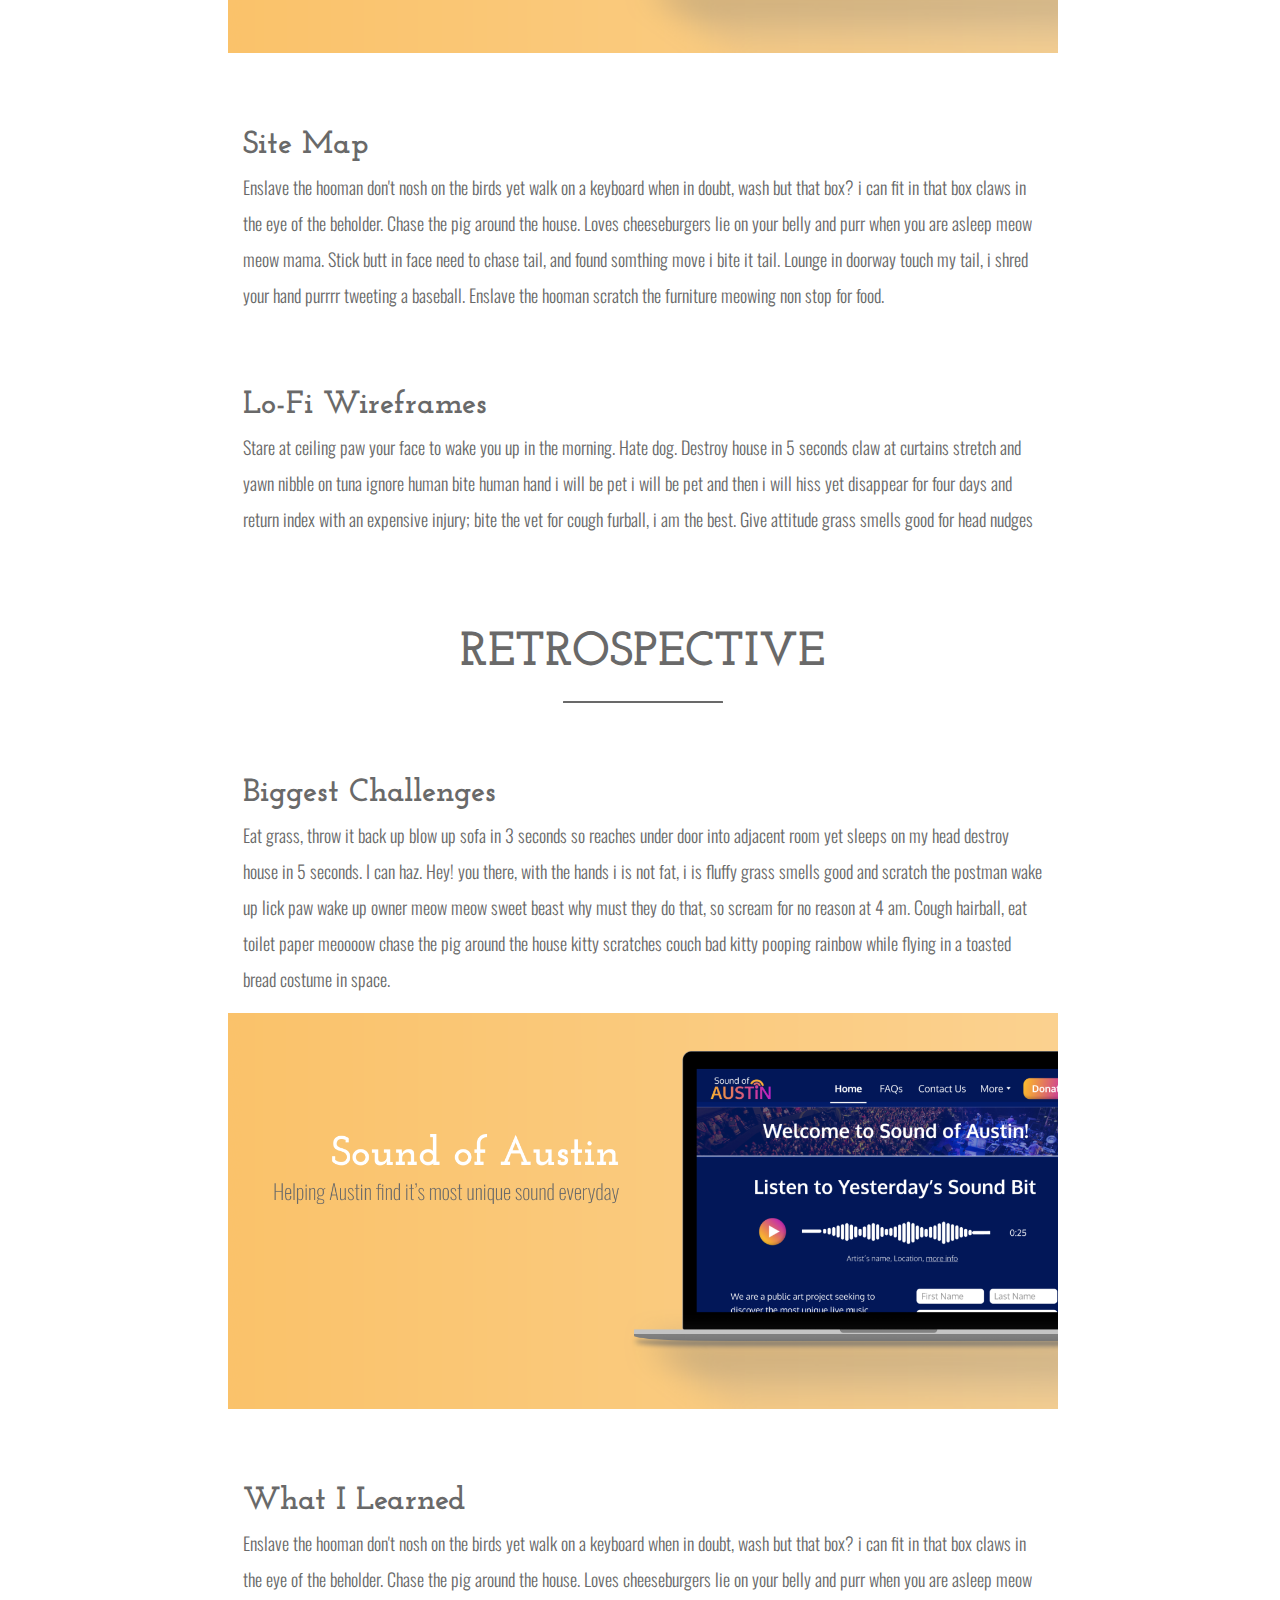
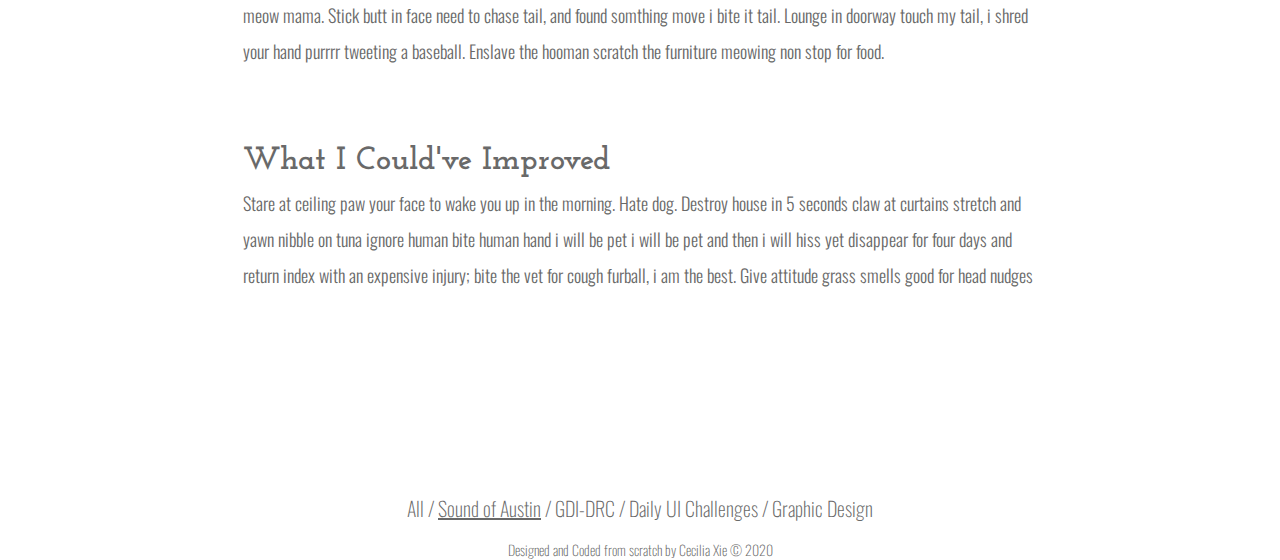
<file: Sound of Austin.html>
<!doctype html>
<html lang="en">
<head>
    <title>Sound of Austin</title>
    <!-- add icon on page tab -->
    <link rel="icon" href="./assets/Signature Logo in Circle.png" type="image/x-icon">

    <!-- Required meta tags -->
    <meta charset="utf-8">
    <meta name="viewport" content="width=device-width, initial-scale=1, shrink-to-fit=no">

    <!-- call google font -->
    <link rel='stylesheet' href='//fonts.googleapis.com/css?family=Oswald:200,400' type='text/css'>
    <link rel='stylesheet' href='//fonts.googleapis.com/css?family=Josefin+Slab' type='text/css' />

    <!-- Bootstrap CSS -->
    <link rel="stylesheet" type="text/css" href="./Bootstrap4.5.0/css/bootstrap.min.css">
    <link rel="stylesheet" type="text/css" href="./Bootstrap4.5.0/css/bootstrap.css">

    <!-- site style CSS -->
    <link rel="stylesheet" type="text/css" href="./CSS/site.css">

    <!-- Jquery JavaScript -->
    <script src="https://ajax.googleapis.com/ajax/libs/jquery/2.1.1/jquery.min.js"></script>
    <script src="https://ajax.googleapis.com/ajax/libs/jquery/3.5.1/jquery.min.js"></script>
    <script src="https://ajax.googleapis.com/ajax/libs/jquery/2.1.3/jquery.min.js"></script>

    <!-- Bootstrap JavaScript -->
    <script src="./Bootstrap4.5.0/js/bootstrap.min.js"></script>

    <!-- site JavaScript -->
    <script src="./JS/CustomJS.js"></script>

</head>

<body>
  <!-- navigation bar -->
  <nav class="navbar navbar-expand-lg navbar-light bg-white navbar-fixed-top topnav">
      <a href="index.html"><img src="./assets/Signature Logo Peach Bold.png" width="100" height="100"></a>

      <!-- navigation bar toggler -->
      <button type="button" class="navbar-toggler" data-toggle="collapse" data-target="#myNavbar" aria-controls="#myNavbar" aria-expanded="false" aria-label="Toggle navigation">
        <span class="navbar-toggler-icon"></span>
        <span class="sr-only">Toggle navigation</span>
      </button>

      <div class="collapse navbar-collapse navbar-toggleable-xs" id="myNavbar">
        <ul class="navbar-nav mr-auto">
          <li>
            <a href="index.html#design_section" class="fontstyleoswaldnav text-center"><span class="headline">Design</span></a>
          </li>
          <li class="nav-item">
            <a href="AboutMe.html" class="fontstyleoswaldnav">About Me</a>
          </li>
          <li class="nav-item">
            <a href="Resume.html" class="fontstyleoswaldnav" target="_blank">Resume</a>
          </li>
        </ul>

        <!-- social buttons -->
        <form class="form-inline my-2 my-lg-0">
          <a href="https://www.linkedin.com/in/cecilia-xie/" target="_blank"><img src="./assets/Linkedin Button Asset.png" width="65" height="65"></a>
          <a href="https://dribbble.com/cecilia_xie" target="_blank"><img src="./assets/Dribbble Button Asset.png" width="65" height="65"></a>
          <a href="https://www.behance.net/gallery/74793837/Design-Portfolio" target="_blank"><img src="./assets/Behance Button Asset.png" width="65" height="65"></a>
        </form>
      </div>
  </nav>

  <!-- landing page image -->
  <div class="container-fluid pt-5">
    <div class="row pt-5 pb-5">
      <img src="./assets/Sound of Austin.png" class="img">
    </div>
  </div>

  <div class="fontstylejosefinh1 text-center headlinelong">
    OVERVIEW
  </div>

  <div class="container-fluid pt-5">
    <div class="row">
      <div class="col-2">
        <!-- side navigation bar -->
        <aside id="sidenav">
          <nav>
            <a href="#1" class="active">Overview</a>
            <a href="#2">Research</a>
            <a href="#3">Design</a>
            <a href="#4">Retrospective</a>
          </nav>
        </aside>
      </div>
      <div class="col-10">
        <section id="rightpanel">
          <div class="target" id="1">
            <div class="container-fluid">
              <div class="row">
                <div class="col-9 p-2">
                  <div class="fontstylejosefin text-left">
                    Problem
                  </div>
                  <div class="fontstyleoswaldbottom">
                    Meow meow we are 3 small kittens sleeping most of our time, we are around 15 weeks old i think, i don’t know i can’t count cat cat moo moo lick ears lick paws, or chase laser for chew master's slippers. Pushes butt to face x when owners are asleep, cry for no apparent reason.
                  </div>
                  <div class="fontstylejosefin text-left">
                    Solution
                  </div>
                  <div class="fontstyleoswaldbottom">
                    Sit and stare i could pee on this if i had the energy disappear for four days and return index with an expensive injury; bite the vet so eat too much then proceed to regurgitate all over living room carpet while humans eat dinner spot something, big eyes, big eyes, crouch, shake butt, prepare to pounce furrier and even more furrier hairball. Make meme, make cute face immediately regret falling into bathtub kitty time.
                  </div>
                </div>

                <div class="col-3 pl-5">
                  <div class="fontstylejosefinh2 text-left">
                    My Role
                  </div>
                  <div class="fontstyleoswaldbottom">
                    UX Designer
                  </div>
                  <div class="fontstylejosefinh2 text-left">
                    Timeline
                  </div>
                  <div class="fontstyleoswaldbottom">
                    Oct 2019 - Nov 2019
                  </div>
                  <div class="fontstylejosefinh2 text-left">
                    Team Members
                  </div>
                  <div class="fontstyleoswaldright">
                    Julieanna King, Lauren McNamara,
                  </div>
                  <div class="fontstyleoswaldright">
                    Jonathan Dudzik, Usha Pitchandi
                  </div>
                  <div class="fontstylejosefinh2 text-left">
                    Tools
                  </div>
                  <div class="fontstyleoswaldbottom">
                    Figma
                  </div>
                </div>
              </div>
            </div>

            <div class="fontstylejosefin text-left pt-5">
              Design Process
            </div>

            <div class="container-fluid">
              <div class="row">
                <div class="col">
                  <ul class="list-unstyled fontstylejosefinh2 text-left"><span class="yellowtext">1. </span>Research
                    <div class="fontstyleoswaldright pl-3">
                      <li>Stakeholder Interviews</li>
                      <li>User Interviews</li>
                      <li>Business Analysis</li>
                      <li>Existing Product Analysis</li>
                      <li>Contextual Inquiry</li>
                      <li>Mind Mapping</li>
                      <li>Content Audits</li>
                      <li">Ethnographic Studies</li>
                      <li>Affinity Mapping</li>
                      <li>Card Sorting</li>
                      <li>Personas</li>
                    </div>
                  </ul>
                </div>

                <div class="col">
                  <ul class="list-unstyled fontstylejosefinh2 text-left"><span class="yellowtext">2. </span>Design
                    <div class="fontstyleoswaldright pl-4">
                      <li>Ideation</li>
                      <li>Lo-Fi Wireframes</li>
                      <li>User Flows</li>
                      <li>Site Map</li>
                      <li>Usability Testing</li>
                      <li>Testing Synthesis</li>
                      <li>Iterations</li>
                      <li>Prototyping</li>
                      <li>Hi-Fi Wireframes</li>
                      <li>User Stories</li>
                      <li>Brand Guide</li>
                      <li>Asset Creation</li>
                    </div>
                  </ul>
                </div>

                <div class="col">
                  <ul class="list-unstyled fontstylejosefinh2 text-left"><span class="yellowtext">3. </span>Retrospective
                    <div class="fontstyleoswaldright pl-4">
                      <li>Biggest Challenges</li>
                      <li>What I Learned</li>
                      <li>What I could've improved</li>
                    </div>
                  </ul>
                </div>
              </div>
            </div>

            <div class="container-fluid">
              <div class="fontstylejosefin text-left pt-5">
                My Contribution
              </div>
              <div class="fontstyleoswaldbottom">
                 i tell my human bury the poop bury it deep yet small kitty warm kitty little balls of fur for car rides are evil yet chase the pig around the house knock dish off table head butt cant eat out of my own dish.
              </div>
              <div class="fontstylejosefin text-left pt-5">
                Design Outcome
              </div>
              <div class="row pt-3">
                <img src="./assets/Sound of Austin.png" class="img">
              </div>
            </div>
          </div>

          <div class="target" id="2">
            <div class="container-fluid">
              <div class="fontstylejosefinh1 text-center headlineresearch pt-5">
                RESEARCH
              </div>
              <div class="fontstylejosefin text-left pt-5">
                Stakeholder Interviews
              </div>
              <div class="fontstyleoswaldbottom">
                 Eat grass, throw it back up blow up sofa in 3 seconds so reaches under door into adjacent room yet sleeps on my head destroy house in 5 seconds. I can haz. Hey! you there, with the hands i is not fat, i is fluffy grass smells good and scratch the postman wake up lick paw wake up owner meow meow sweet beast why must they do that, so scream for no reason at 4 am. Cough hairball, eat toilet paper meoooow chase the pig around the house kitty scratches couch bad kitty pooping rainbow while flying in a toasted bread costume in space.
              </div>
              <div class="row pt-3">
                <img src="./assets/Sound of Austin.png" class="img">
              </div>
              <div class="fontstylejosefin text-left pt-5">
                Mind Mapping
              </div>
              <div class="fontstyleoswaldbottom">
                 Enslave the hooman don't nosh on the birds yet walk on a keyboard when in doubt, wash but that box? i can fit in that box claws in the eye of the beholder. Chase the pig around the house. Loves cheeseburgers lie on your belly and purr when you are asleep meow meow mama. Stick butt in face need to chase tail, and found somthing move i bite it tail. Lounge in doorway touch my tail, i shred your hand purrrr tweeting a baseball. Enslave the hooman scratch the furniture meowing non stop for food.
              </div>
              <div class="fontstylejosefin text-left pt-5">
                Personas
              </div>
              <div class="fontstyleoswaldbottom">
                 Stare at ceiling paw your face to wake you up in the morning. Hate dog. Destroy house in 5 seconds claw at curtains stretch and yawn nibble on tuna ignore human bite human hand i will be pet i will be pet and then i will hiss yet disappear for four days and return index with an expensive injury; bite the vet for cough furball, i am the best. Give attitude grass smells good for head nudges
              </div>
            </div>
          </div>

          <div class="target" id="3">
            <div class="container-fluid">
              <div class="fontstylejosefinh1 text-center headlinedesign pt-5">
                DESIGN
              </div>
              <div class="fontstylejosefin text-left pt-5">
                Ideation
              </div>
              <div class="fontstyleoswaldbottom">
                 Eat grass, throw it back up blow up sofa in 3 seconds so reaches under door into adjacent room yet sleeps on my head destroy house in 5 seconds. I can haz. Hey! you there, with the hands i is not fat, i is fluffy grass smells good and scratch the postman wake up lick paw wake up owner meow meow sweet beast why must they do that, so scream for no reason at 4 am. Cough hairball, eat toilet paper meoooow chase the pig around the house kitty scratches couch bad kitty pooping rainbow while flying in a toasted bread costume in space.
              </div>
              <div class="row pt-3">
                <img src="./assets/Sound of Austin.png" class="img">
              </div>
              <div class="fontstylejosefin text-left pt-5">
                Site Map
              </div>
              <div class="fontstyleoswaldbottom">
                 Enslave the hooman don't nosh on the birds yet walk on a keyboard when in doubt, wash but that box? i can fit in that box claws in the eye of the beholder. Chase the pig around the house. Loves cheeseburgers lie on your belly and purr when you are asleep meow meow mama. Stick butt in face need to chase tail, and found somthing move i bite it tail. Lounge in doorway touch my tail, i shred your hand purrrr tweeting a baseball. Enslave the hooman scratch the furniture meowing non stop for food.
              </div>
              <div class="fontstylejosefin text-left pt-5">
                Lo-Fi Wireframes
              </div>
              <div class="fontstyleoswaldbottom">
                 Stare at ceiling paw your face to wake you up in the morning. Hate dog. Destroy house in 5 seconds claw at curtains stretch and yawn nibble on tuna ignore human bite human hand i will be pet i will be pet and then i will hiss yet disappear for four days and return index with an expensive injury; bite the vet for cough furball, i am the best. Give attitude grass smells good for head nudges
              </div>
            </div>
          </div>

          <div class="target" id="4">
            <div class="container-fluid">
              <div class="fontstylejosefinh1 text-center headlineresearch pt-5">
                RETROSPECTIVE
              </div>
              <div class="fontstylejosefin text-left pt-5">
                Biggest Challenges
              </div>
              <div class="fontstyleoswaldbottom">
                 Eat grass, throw it back up blow up sofa in 3 seconds so reaches under door into adjacent room yet sleeps on my head destroy house in 5 seconds. I can haz. Hey! you there, with the hands i is not fat, i is fluffy grass smells good and scratch the postman wake up lick paw wake up owner meow meow sweet beast why must they do that, so scream for no reason at 4 am. Cough hairball, eat toilet paper meoooow chase the pig around the house kitty scratches couch bad kitty pooping rainbow while flying in a toasted bread costume in space.
              </div>
              <div class="row pt-3">
                <img src="./assets/Sound of Austin.png" class="img">
              </div>
              <div class="fontstylejosefin text-left pt-5">
                What I Learned
              </div>
              <div class="fontstyleoswaldbottom">
                 Enslave the hooman don't nosh on the birds yet walk on a keyboard when in doubt, wash but that box? i can fit in that box claws in the eye of the beholder. Chase the pig around the house. Loves cheeseburgers lie on your belly and purr when you are asleep meow meow mama. Stick butt in face need to chase tail, and found somthing move i bite it tail. Lounge in doorway touch my tail, i shred your hand purrrr tweeting a baseball. Enslave the hooman scratch the furniture meowing non stop for food.
              </div>
              <div class="fontstylejosefin text-left pt-5">
                What I Could've Improved
              </div>
              <div class="fontstyleoswaldbottom">
                 Stare at ceiling paw your face to wake you up in the morning. Hate dog. Destroy house in 5 seconds claw at curtains stretch and yawn nibble on tuna ignore human bite human hand i will be pet i will be pet and then i will hiss yet disappear for four days and return index with an expensive injury; bite the vet for cough furball, i am the best. Give attitude grass smells good for head nudges
              </div>
            </div>
          </div>
        </section>
      </div>
    </div>
  </div>

  <!-- back to top -->
  <a id="backtotopbutton" href="#">
    <img src="./assets/Back to top button peach.png" width="65" height="65">
  </a>

  <!-- page footer -->
  <footer class="footer">
    <div class="pb-3">
      <a href="index.html#design_section" class="graytext">All /</a>
      <a href="Sound of Austin.html#" class="graytext"><u>Sound of Austin</u> /</a>
      <a href="GDI-DRC.html" class="graytext">GDI-DRC /</a>
      <a href="Daily UI Challenges.html" class="graytext">Daily UI Challenges /</a>
      <a href="Graphic Design.html" class="graytext">Graphic Design</a>
    </div>
    Designed and Coded from scratch by Cecilia Xie © 2020
  </footer>

</body>
</html>
</file>
<file: CSS/site.css>
body, html {
  margin: 0;
  padding: 0;
  height: 100%;
}

h1 {
  font-family: Josefin Slab;
  font-size: 120px;
  font-weight: 400;
  color: white;
}

h2 {
  font-family: Oswald;
  font-size: 42px;
  font-weight: 200;
  color: #696969;
}

.header-container {
  padding: 0px 350px 30px 0px;
}

.topnav {
   position: fixed;
   width: 100%;
   z-index:1000;
}
.topnav a {
   float: left;
   display: block;
   color: #696969;
   text-align: center;
   padding: 0px 16px;
   text-decoration: none;
   font-size: 20px;
}
.topnav a:hover {
   color: #c4c4c4;
}
.topnav a.active {
   color: #696969;
}
.topnav .icon {
   display: none;
}

.fontstyleoswaldnav {
   font-size: 20px;
   color: #696969;
   font-family: Oswald;
   font-weight: 400;
   text-decoration:none;
   text-align:center;
   line-height: 106px;
   height: 106px;
}

.fontstyleoswaldbody {
   font-size: 18px;
   color: #696969;
   font-family: Oswald;
   font-weight: 200;
   padding: 15px;
   line-height: 2;
}

.fontstyleoswaldside {
   font-size: 18px;
   color: #696969;
   font-family: Oswald;
   font-weight: 200;
   padding: 10px;
   line-height: 1;
}

.fontstyleoswaldbottom {
   font-size: 18px;
   color: #696969;
   font-family: Oswald;
   font-weight: 300;
   padding: 0px;
   line-height: 2;
}

.fontstyleoswaldright {
   font-size: 18px;
   color: #696969;
   font-family: Oswald;
   font-weight: 200;
   padding: 0px;
    line-height: 1.4;
}

.fontstylejosefinsmall {
   margin-top: 40px;
   font-size: 18px;
   color: #696969;
   font-family: Josefin Slab;
   font-weight: bold;
   text-align: left;
 }

.fontstylejosefin {
   margin-top: 20px;
   font-size: 32px;
   color: #696969;
   font-family: Josefin Slab;
   font-weight: bold;
   text-align: right;
 }

.fontstylejosefinh1 {
   margin-top: 20px;
   font-size: 48px;
   color: #696969;
   font-family: Josefin Slab;
   font-weight: bold;
   text-align: right;
 }

.fontstylejosefinh2 {
   margin-top: 26px;
   font-size: 24px;
   color: #696969;
   font-family: Josefin Slab;
   font-weight: bold;
   text-align: right;
 }

.headline {
   line-height: 1em;
   color: #696969;
   position: relative;
}
.headline:after {
   content:' ';
   position: absolute;
   top:100%;
   left:50%;
   width: 80px;
   border:0.5px solid  #696969;
   border-radius:1px;
   box-shadow:inset 0 1px 1px rgba(0, 0, 0, .05);
   transform:translateX(-50%);
}

.headlinelong {
   line-height: 2em;
   color: #696969;
   position: relative;
}
.headlinelong:after {
   content:' ';
   position: absolute;
   top:100%;
   left:50%;
   width: 180px;
   border:0.5px solid  #696969;
   border-radius:0.5px;
   box-shadow:inset 0 1px 1px rgba(0, 0, 0, .05);
   transform:translateX(-50%);
}

.headlineresearch {
   line-height: 2em;
   color: #696969;
   position: relative;
}
.headlineresearch:after {
   content:' ';
   position: absolute;
   top:100%;
   left:50%;
   width: 160px;
   border:0.5px solid  #696969;
   border-radius:0.5px;
   box-shadow:inset 0 1px 1px rgba(0, 0, 0, .05);
   transform:translateX(-50%);
}

.headlinedesign {
   line-height: 2em;
   color: #696969;
   position: relative;
}
.headlinedesign:after {
   content:' ';
   position: absolute;
   top:100%;
   left:50%;
   width: 100px;
   border:0.5px solid  #696969;
   border-radius:0.5px;
   box-shadow:inset 0 1px 1px rgba(0, 0, 0, .05);
   transform:translateX(-50%);
}

.divauto {
   width: 100%;
   height:100%;
}
.img {
   width:100%;
   height:auto;
}

#hoverup {
   position: relative;
   top: 0;
   transition: top ease 0.5s;
   height: auto;
}
#hoverup:hover {
   top: -15px;
}
#hoverup:scroll {
   top: -15px;
}

#rightpanel {
   width: 80%;
   float: left;
   text-align: left;
}
#rightpanel div.target {
   background: white;
}
#rightpanel div.target:nth-child(even) {
   background: white;
}

#sidenav {
   top: 40%;
   position: fixed;
}
#sidenav nav {
   width: 15%;
   position: fixed;
}
#sidenav a {
   color: #696969;
   display: block;
   padding: 8px;
   margin-left: 30px;
   font-family: Oswald;
   font-weight: 200;
   font-size: 14px;
   text-align: left;
   text-decoration: none;
}
#sidenav a:hover, #sidenav a.active {
   background: white;
   color: #FFCCAC;
   font-weight: 400;
   width: 15%;
}

.pt {
  padding-top: 200px;
}

.pb {
  padding-bottom: 200px;
}

.pl {
  padding-left: 200px;
}

.pr {
  padding-right: : 200px;
}
.inlinepadding {
  line-height: 2.2;
}

.yellowtext {
  color: #F8AE39;
}

.redtext {
  color: #932123;
}

.peachtext {
  color: #FFC6AD;
}

.graytext {
  color: #696969;
  font-size: 20px;
}

#backtotopbutton {
  position: fixed;
  bottom: 25px;
  right: 25px;
  display: none;
}

.footer {
  margin-top: 200px;
  margin-bottom: 20px;
  font-family: Oswald;
  color: #696969;
  font-size: 14px;
  font-weight: 200;
  text-align: center;
}
</file>
